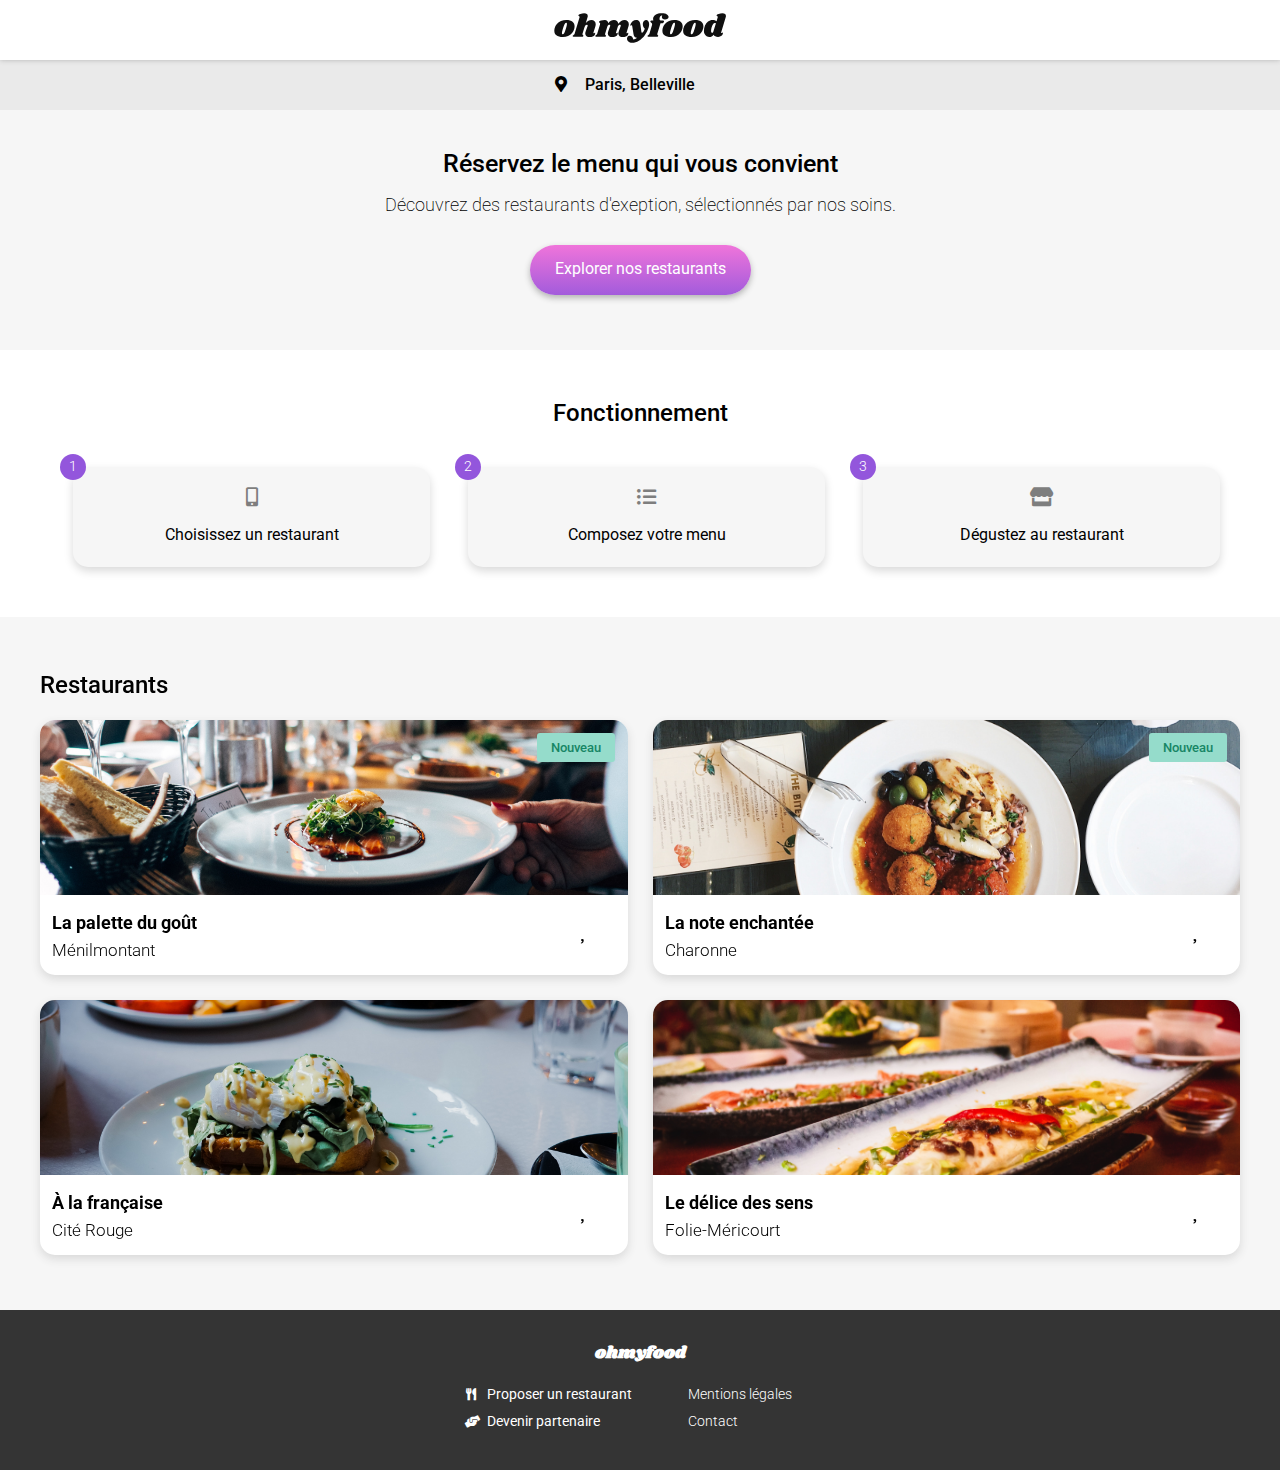
<file: index.html>
<!DOCTYPE html>
<html lang="en">
<head>
    <meta charset="UTF-8">
    <meta name="viewport" content="width=device-width, initial-scale=1.0">
    <title>ohmyfood</title>
    <link rel="icon" href="public/img/favicon.ico">
    <!--import loader font-->
    <link rel="preconnect" href="https://fonts.googleapis.com"> 
    <link rel="preconnect" href="https://fonts.gstatic.com" crossorigin> 
    <link href="https://fonts.googleapis.com/css2?family=Shrikhand&display=swap" rel="stylesheet">
    <!-- import css -->
    <link rel="stylesheet" href="public/css/main.css">
</head>
<body>
    <!-- loader -->
    <div id="loader" class="loader">
        <div class="loader__container">
            <div class="loader__animation">
                    <div class="loader__char">o</div>
                    <div class="loader__char">h</div>
                    <div class="loader__char">m</div>
                    <div class="loader__char">y</div>
                    <div class="loader__char">f</div>
                    <div class="loader__char">o</div>
                    <div class="loader__char">o</div>
                    <div class="loader__char">d</div>
            </div>
        </div>
    </div>
    <!-- header -->
    <header>
        <nav>
            <!-- logo -->
            <div class="logo">
                <a class="logo__link" href="index.html">
                    <img class="logo__img" src="public/img/logo/ohmyfood@2x.svg" alt="ohmyfood">
                </a>
            </div>
        </nav>
    </header>
    <main>
        <!-- location section -->
        <section class="location">
            <div class="location__city">
                <span><i class="fas fa-map-marker-alt"></i>Paris, Belleville</span>
            </div>
            <div class="location__text">
                <h1 class="location__title">Réservez le menu qui vous convient</h1>
                <span class="location__description">Découvrez des restaurants d'exeption, sélectionnés par nos soins.</span>
                <button class="btn-cta location__btn">Explorer nos restaurants</button>
            </div>
        </section>
        <!-- notice section -->
        <section class="notice">
            <h2 class="notice__title">Fonctionnement</h2>
            <ul class="notice__list">
                <li class="notice__item">
                    <span class="notice__no">1</span>
                    <i class="fas fa-mobile-alt notice__icon"></i>
                    <span class="notice__text">Choisissez un restaurant</span>
                </li>
                <li class="notice__item">
                    <span class="notice__no">2</span>
                    <i class="fas fa-list-ul notice__icon"></i>
                    <span class="notice__text">Composez votre menu</span>
                </li>
                <li class="notice__item">
                    <span class="notice__no">3</span>
                    <i class="fas fa-store notice__icon"></i>
                    <span class="notice__text">Dégustez au restaurant</span>
                </li>
            </ul>
        </section>
        <!-- restaurant cards section -->
        <section class="card">
            <div class="card__box">
                <h2 class="card__title">Restaurants</h2>
                <div class="card__list">
                    <!-- restaurant cards -->
                    <article class="card__resto card__new">
                        <a href="public/pages/menu1.html">
                            <img class="card__img" src="public/img/restaurants/jay-wennington-N_Y88TWmGwA-unsplash.jpg" alt="La palette du goût">
                            <div class="card__text">
                                <h3 class="card__name">La palette du goût</h3>
                                <span class="card__location">Ménilmontant</span>
                            </div>
                        </a>
                        <div class="heart">
                            <i class="fal fa-heart heart-icon heart__base"></i>
                            <i class="fas fa-heart heart-icon heart__hover"></i>
                        </div>
                    </article>
                    <article class="card__resto card__new">
                        <a href="public/pages/menu2.html">
                            <img class="card__img" src="public/img/restaurants/stil-u2Lp8tXIcjw-unsplash.jpg" alt="La note enchantée">
                            <div class="card__text">
                                <h3 class="card__name">La note enchantée</h3>
                                <span class="card__location">Charonne</span>
                            </div>
                        </a>                            
                        <div class="heart">
                            <i class="fal fa-heart heart-icon heart__base"></i>
                            <i class="fas fa-heart heart-icon heart__hover"></i>
                        </div>
                    </article>
                    <article class="card__resto">
                        <a href="public/pages/menu3.html">
                            <img class="card__img" src="public/img/restaurants/toa-heftiba-DQKerTsQwi0-unsplash.jpg" alt="À la française">
                            <div class="card__text">
                                <h3 class="card__name">À la française</h3>
                                <span class="card__location">Cité Rouge</span>
                            </div>
                        </a>
                        <div class="heart">
                            <i class="fal fa-heart heart-icon heart__base"></i>
                            <i class="fas fa-heart heart-icon heart__hover"></i>
                        </div>
                    </article>
                    <article class="card__resto">
                        <a href="public/pages/menu4.html">
                            <img class="card__img" src="public/img/restaurants/louis-hansel-shotsoflouis-qNBGVyOCY8Q-unsplash.jpg" alt="Le délice des sens">
                            <div class="card__text">
                                <h3 class="card__name">Le délice des sens</h3>
                                <span class="card__location">Folie-Méricourt</span>
                                
                            </div>
                        </a>
                        <div class="heart">
                            <i class="fal fa-heart heart-icon heart__base"></i>
                            <i class="fas fa-heart heart-icon heart__hover"></i>
                        </div>
                    </article>
                </div>
            </div>
        </section>
    </main>
    <!-- footer -->
    <footer class="footer">
        <h2 class="footer__title">ohmyfood</h2>
        <ul class="footer__list">
            <li class="footer__list-item footer__list-item-main"><a class="footer__link" href="#"><i class="fas fa-utensils footer__icon"></i>Proposer un restaurant</a></li>
            <li class="footer__list-item footer__list-item-main"><a class="footer__link" href="#"><i class="fas fa-hands-helping footer__icon"></i>Devenir partenaire</a></li>
            <li class="footer__list-item"><a class="footer__link" href="#">Mentions légales</a></li>
            <li class="footer__list-item"><a class="footer__link" href="mailto:contact@ohmyfood.com">Contact</a></li>
        </ul>
    </footer>
</body>
</html>
</file>
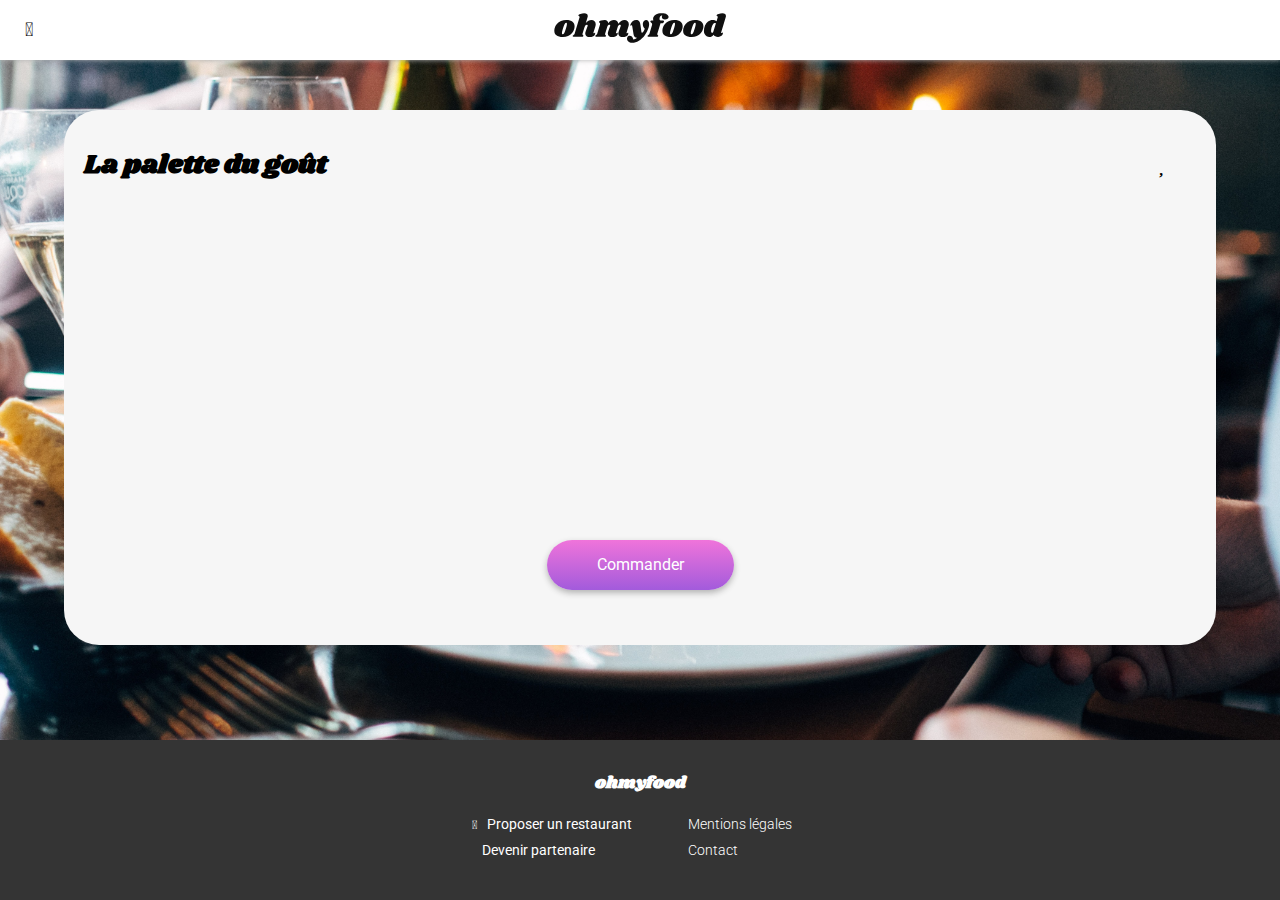
<file: menu1.html>
<!DOCTYPE html>
<html lang="fr">
<head>
    <meta charset="UTF-8">
    <meta name="viewport" content="width=device-width, initial-scale=1.0">
    <title>ohmyfood</title>
    <link rel="stylesheet" href="public/css/main.css">
</head>
<body>
    <header>
            <div class="return">
                <a  href="index.html"><i class="fa-solid fa-arrow-left"></i></a>
            </div>
            <div class="logo">
                <a class="logo__link" href="index.html">
                    <img class="logo__img" src="public/img/logo/ohmyfood@2x.svg" alt="ohmyfood">
                </a>
            </div>
    </header>
    <main>
        <div class="image">
            <img class="menu-img" src="public/img/restaurants/jay-wennington-N_Y88TWmGwA-unsplash.jpg" alt="La palette du goût"> 
        </div>
        <section class="menu">
            <div class="menu__title-bloc">
                <h1 class="menu__title">La palette du goût</h1>
                <div class="heart" href="#">
                    <i class="fa-light fa-heart heart-icon heart__base"></i>
                    <i class="fa-solid fa-heart heart-icon heart__hover"></i>
                </div>
            </div>
            <article class="menu__cards menu-card">
                <h2 class="menu-card__title">Entrées</h2>
                <ul>
                    <li class="menu-card__item">
                        <div class="menu-card__text">
                            <h3 class="menu-card__name">Fricassée d'escargot</h3>
                            <span class="menu-card__description">Au piment d'espelette</span>
                        </div>
                        <div class="menu-card__price"><span>25€</span></div>
                        <div class="menu-card__check">
                            <i class="fa-solid fa-circle-check"></i>
                        </div>
                    </li>
                    <li class="menu-card__item">
                        <div class="menu-card__text">
                            <h3 class="menu-card__name">Foie gras de canard mi-cuit</h3>
                            <span class="menu-card__description">Et ses copeaux de truffe noire</span>
                        </div>
                        <div class="menu-card__price"><span>35€</span></div>
                        <div class="menu-card__check">
                            <i class="fa-solid fa-circle-check"></i>
                        </div>
                    </li>
                    <li class="menu-card__item">
                        <div class="menu-card__text">
                            <h3 class="menu-card__name">Oeuf au plat</h3>
                            <span class="menu-card__description">Assaisonné à la truffe sur lit de caviar</span>
                        </div>
                        <div class="menu-card__price"><span>20€</span></div>
                        <div class="menu-card__check">
                            <i class="fa-solid fa-circle-check"></i>
                        </div>
                    </li>
                </ul>
            </article>
            <article class="menu__cards menu-card">
                <h2 class="menu-card__title">Plats</h2>
                <ul>
                    <li class="menu-card__item">
                        <div class="menu-card__text">
                            <h3 class="menu-card__name">Filet de boeuf aux herbes</h3>
                            <span class="menu-card__description">Accompagné de sa ribambelle de légumes</span>
                        </div>
                        <div class="menu-card__price"><span>40€</span></div>
                        <div class="menu-card__check">
                            <i class="fa-solid fa-circle-check"></i>
                        </div>
                    </li>
                    <li class="menu-card__item">
                        <div class="menu-card__text">
                            <h3 class="menu-card__name">Parmentier de queue de boeuf</h3>
                            <span class="menu-card__description">À la truffe noire sur sa purée de panais</span>
                        </div>
                        <div class="menu-card__price"><span>35€</span></div>
                        <div class="menu-card__check">
                            <i class="fa-solid fa-circle-check"></i>
                        </div>
                    </li>
                    <li class="menu-card__item">
                        <div class="menu-card__text">
                            <h3 class="menu-card__name">Filet de turbot</h3>
                            <span class="menu-card__description">Aux agrumes</span>
                        </div>
                        <div class="menu-card__price"><span>44€</span></div>
                        <div class="menu-card__check">
                            <i class="fa-solid fa-circle-check"></i>
                        </div>
                    </li>
                </ul>
            </article>
            <article class="menu__cards menu-card">
                <h2 class="menu-card__title">Desserts</h2>
                <ul>
                    <li class="menu-card__item">
                        <div class="menu-card__text">
                            <h3 class="menu-card__name">Paris-Brest</h3>
                            <span class="menu-card__description">Revisité</span>
                        </div>
                        <div class="menu-card__price"><span>18€</span></div>
                        <div class="menu-card__check">
                            <i class="fa-solid fa-circle-check"></i>
                        </div>
                    </li>
                    <li class="menu-card__item">
                        <div class="menu-card__text">
                            <h3 class="menu-card__name">Macaron au chocolat d'exception</h3>
                            <span class="menu-card__description">Et glace à la vanille de Madagascar</span>
                        </div>
                        <div class="menu-card__price"><span>22€</span></div>
                        <div class="menu-card__check">
                            <i class="fa-solid fa-circle-check"></i>
                        </div>
                    </li>
                    <li class="menu-card__item">
                        <div class="menu-card__text">
                            <h3 class="menu-card__name">Mousse au chocolat</h3>
                            <span class="menu-card__description">Au piment d'Espelette et à la truffe noire</span>
                        </div>
                        <div class="menu-card__price"><span>23€</span></div>
                        <div class="menu-card__check">
                            <i class="fa-solid fa-circle-check"></i>
                        </div>
                    </li>
                </ul>
            </article>
            <button class="btn-cta menu__btn">Commander</button>
        </section>
    </main>
    <footer class="footer">
        <h2 class="footer__title">ohmyfood</h2>
        <ul class="footer__list">
            <li class="footer__list-item footer__list-item-main"><a class="footer__link" href="#"><i class="fa-solid fa-utensils footer__icon"></i>Proposer un restaurant</a></li>
            <li class="footer__list-item footer__list-item-main"><a class="footer__link" href="#"><i class="fa-solid fa-handshake-angle footer__icon"></i>Devenir partenaire</a></li>
            <li class="footer__list-item"><a class="footer__link" href="#">Mentions légales</a></li>
            <li class="footer__list-item"><a class="footer__link" href="mailto:contact@ohmyfood.com">Contact</a></li>
        </ul>
    </footer>
</body>
</html>
</file>
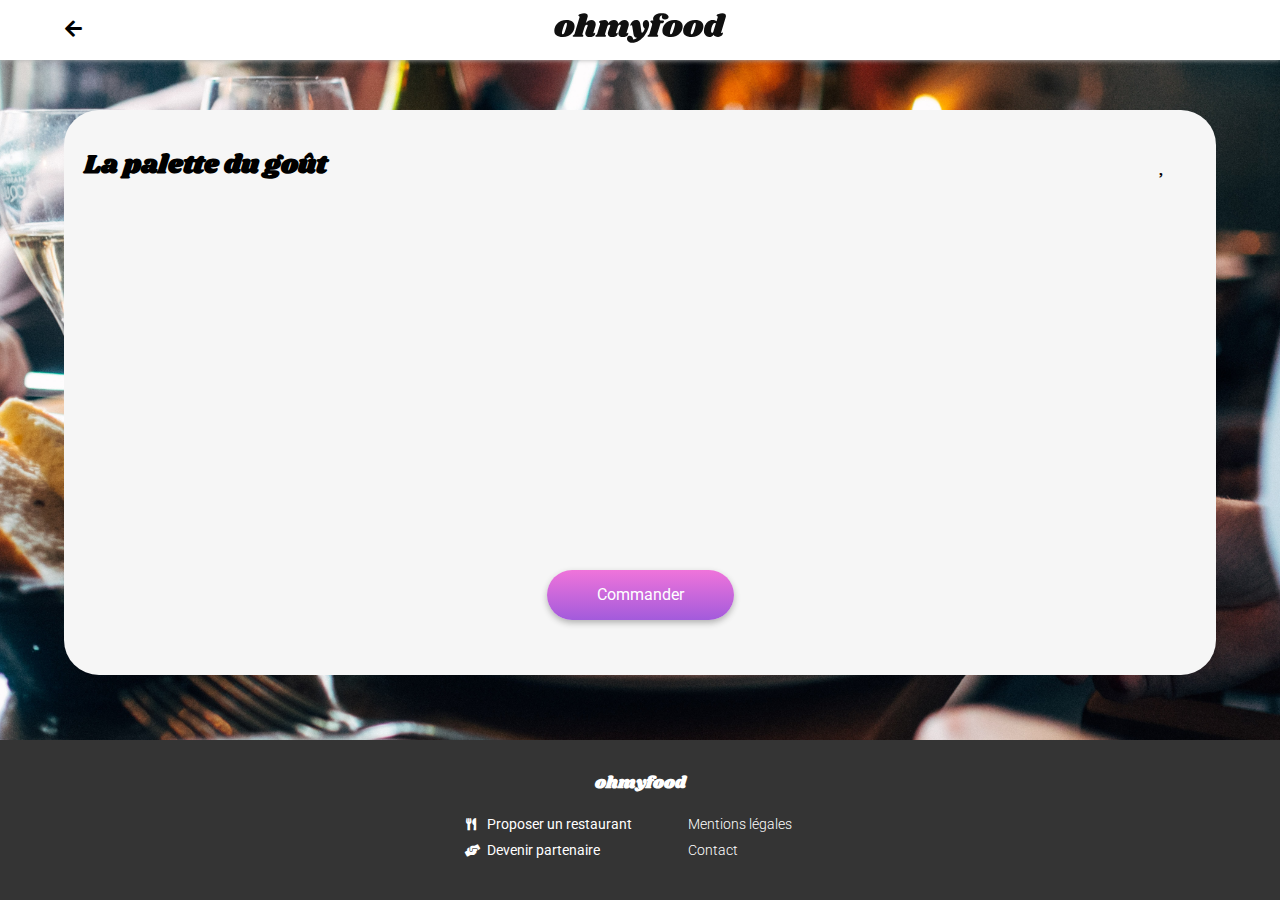
<file: public/pages/menu1.html>
<!DOCTYPE html>
<html lang="fr">
<head>
    <meta charset="UTF-8">
    <meta name="viewport" content="width=device-width, initial-scale=1.0">
    <title>ohmyfood - La palette du goût</title>
    <link rel="icon" href="../../public/img/favicon.ico">
    <link rel="stylesheet" href="../../public/css/main.css">
</head>
<body>
    <!-- header -->
    <header>
            <nav>
                <!-- return button -->
                <div class="return">
                    <a  href="../../index.html"><i class="fas fa-arrow-left"></i></a>
                </div>
                <!-- logo -->
                <div class="logo">
                    <a class="logo__link" href="../../index.html">
                        <img class="logo__img" src="../../public/img/logo/ohmyfood@2x.svg" alt="ohmyfood">
                    </a>
                </div>
            </nav>
    </header>
    <main>
        <!-- banner image -->
        <div class="image">
            <img class="menu-img" src="../../public/img/restaurants/jay-wennington-N_Y88TWmGwA-unsplash.jpg" alt="La palette du goût"> 
        </div>
        <!-- menu section -->
        <section class="menu">
            <!-- restaurant name -->
            <div class="menu__title-bloc">
                <h1 class="menu__title">La palette du goût</h1>
                <div class="heart">
                    <i class="fal fa-heart heart-icon heart__base"></i>
                    <i class="fas fa-heart heart-icon heart__hover"></i>
                </div>
            </div>
            <!-- menu lists -->
            <article class="menu__cards menu-card">
                <h2 class="menu-card__title">Entrées</h2>
                <ul class="menu-card__list">
                    <li class="menu-card__item">
                        <div class="menu-card__text">
                            <h3 class="menu-card__name">Fricassée d'escargot</h3>
                            <span class="menu-card__description">Au piment d'espelette</span>
                        </div>
                        <div class="menu-card__price"><span>25€</span></div>
                        <div class="menu-card__check">
                            <i class="fas fa-check-circle"></i>
                        </div>
                    </li>
                    <li class="menu-card__item">
                        <div class="menu-card__text">
                            <h3 class="menu-card__name">Foie gras de canard mi-cuit</h3>
                            <span class="menu-card__description">Et ses copeaux de truffe noire</span>
                        </div>
                        <div class="menu-card__price"><span>35€</span></div>
                        <div class="menu-card__check">
                            <i class="fas fa-check-circle"></i>
                        </div>
                    </li>
                    <li class="menu-card__item">
                        <div class="menu-card__text">
                            <h3 class="menu-card__name">Oeuf au plat</h3>
                            <span class="menu-card__description">Assaisonné à la truffe sur lit de caviar</span>
                        </div>
                        <div class="menu-card__price"><span>20€</span></div>
                        <div class="menu-card__check">
                            <i class="fas fa-check-circle"></i>
                        </div>
                    </li>
                </ul>
            </article>
            <article class="menu__cards menu-card">
                <h2 class="menu-card__title">Plats</h2>
                <ul class="menu-card__list">
                    <li class="menu-card__item">
                        <div class="menu-card__text">
                            <h3 class="menu-card__name">Filet de boeuf aux herbes</h3>
                            <span class="menu-card__description">Accompagné de sa ribambelle de légumes</span>
                        </div>
                        <div class="menu-card__price"><span>40€</span></div>
                        <div class="menu-card__check">
                            <i class="fas fa-check-circle"></i>
                        </div>
                    </li>
                    <li class="menu-card__item">
                        <div class="menu-card__text">
                            <h3 class="menu-card__name">Parmentier de queue de boeuf</h3>
                            <span class="menu-card__description">À la truffe noire sur sa purée de panais</span>
                        </div>
                        <div class="menu-card__price"><span>35€</span></div>
                        <div class="menu-card__check">
                            <i class="fas fa-check-circle"></i>
                        </div>
                    </li>
                    <li class="menu-card__item">
                        <div class="menu-card__text">
                            <h3 class="menu-card__name">Filet de turbot</h3>
                            <span class="menu-card__description">Aux agrumes</span>
                        </div>
                        <div class="menu-card__price"><span>44€</span></div>
                        <div class="menu-card__check">
                            <i class="fas fa-check-circle"></i>
                        </div>
                    </li>
                </ul>
            </article>
            <article class="menu__cards menu-card">
                <h2 class="menu-card__title">Desserts</h2>
                <ul class="menu-card__list">
                    <li class="menu-card__item">
                        <div class="menu-card__text">
                            <h3 class="menu-card__name">Paris-Brest</h3>
                            <span class="menu-card__description">Revisité</span>
                        </div>
                        <div class="menu-card__price"><span>18€</span></div>
                        <div class="menu-card__check">
                            <i class="fas fa-check-circle"></i>
                        </div>
                    </li>
                    <li class="menu-card__item">
                        <div class="menu-card__text">
                            <h3 class="menu-card__name">Macaron au chocolat d'exception</h3>
                            <span class="menu-card__description">Et glace à la vanille de Madagascar</span>
                        </div>
                        <div class="menu-card__price"><span>22€</span></div>
                        <div class="menu-card__check">
                            <i class="fas fa-check-circle"></i>
                        </div>
                    </li>
                    <li class="menu-card__item">
                        <div class="menu-card__text">
                            <h3 class="menu-card__name">Mousse au chocolat</h3>
                            <span class="menu-card__description">Au piment d'Espelette et à la truffe noire</span>
                        </div>
                        <div class="menu-card__price"><span>23€</span></div>
                        <div class="menu-card__check">
                            <i class="fas fa-check-circle"></i>
                        </div>
                    </li>
                </ul>
            </article>
            <!-- order button -->
            <button class="btn-cta menu__btn">Commander</button>
        </section>
    </main>
    <!-- footer -->
    <footer class="footer">
        <h2 class="footer__title">ohmyfood</h2>
        <ul class="footer__list">
            <li class="footer__list-item footer__list-item-main"><a class="footer__link" href="#"><i class="fas fa-utensils footer__icon"></i>Proposer un restaurant</a></li>
            <li class="footer__list-item footer__list-item-main"><a class="footer__link" href="#"><i class="fas fa-hands-helping footer__icon"></i>Devenir partenaire</a></li>
            <li class="footer__list-item"><a class="footer__link" href="#">Mentions légales</a></li>
            <li class="footer__list-item"><a class="footer__link" href="mailto:contact@ohmyfood.com">Contact</a></li>
        </ul>
    </footer>
</body>
</html>
</file>
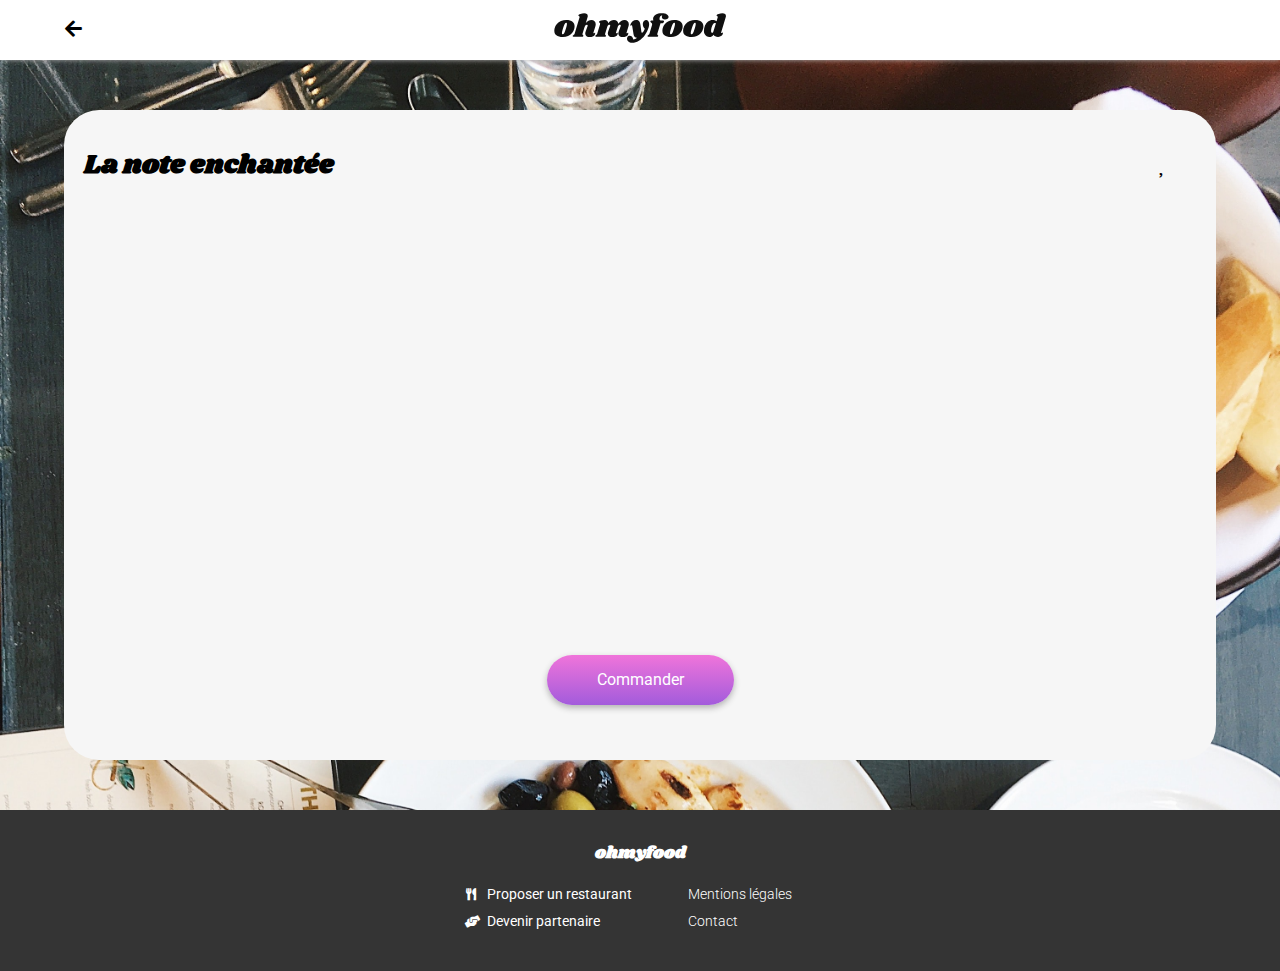
<file: public/pages/menu2.html>
<!DOCTYPE html>
<html lang="fr">
<head>
    <meta charset="UTF-8">
    <meta name="viewport" content="width=device-width, initial-scale=1.0">
    <title>ohmyfood - La note enchantée</title>
    <link rel="icon" href="../../public/img/favicon.ico">
    <link rel="stylesheet" href="../../public/css/main.css">
</head>
<body>
    <!-- header -->
    <header>
            <nav>
                <!-- return button -->
                <div class="return">
                    <a  href="../../index.html"><i class="fas fa-arrow-left"></i></a>
                </div>
                <!-- logo -->
                <div class="logo">
                    <a class="logo__link" href="../../index.html">
                        <img class="logo__img" src="../../public/img/logo/ohmyfood@2x.svg" alt="ohmyfood">
                    </a>
                </div>
            </nav>
    </header>
    <main>
        <!-- banner image -->
        <div class="image">
            <img class="menu-img" src="../../public/img/restaurants/stil-u2Lp8tXIcjw-unsplash.jpg" alt="La note enchantée"> 
        </div>
        <!-- menu section -->
        <section class="menu">
            <!-- restaurant name -->
            <div class="menu__title-bloc">
                <h1 class="menu__title">La note enchantée</h1>
                <div class="heart">
                    <i class="fal fa-heart heart-icon heart__base"></i>
                    <i class="fas fa-heart heart-icon heart__hover"></i>
                </div>
            </div>
            <!-- menu lists -->
            <article class="menu__cards menu-card">
                <h2 class="menu-card__title">Entrées</h2>
                <ul class="menu-card__list">
                    <li class="menu-card__item">
                        <div class="menu-card__text">
                            <h3 class="menu-card__name">Ravioles de foie gras</h3>
                            <span class="menu-card__description">Accompagnés de leur crème à la truffe</span>
                        </div>
                        <div class="menu-card__price"><span>25€</span></div>
                        <div class="menu-card__check">
                            <i class="fas fa-check-circle"></i>
                        </div>
                    </li>
                    <li class="menu-card__item">
                        <div class="menu-card__text">
                            <h3 class="menu-card__name">Caviar osciètre</h3>
                            <span class="menu-card__description">Sur blini à la farine de blé noir</span>
                        </div>
                        <div class="menu-card__price"><span>35€</span></div>
                        <div class="menu-card__check">
                            <i class="fas fa-check-circle"></i>
                        </div>
                    </li>
                    <li class="menu-card__item">
                        <div class="menu-card__text">
                            <h3 class="menu-card__name">Homard et espuma de potiron</h3>
                            <span class="menu-card__description">Mariné aux zestes d'orange</span>
                        </div>
                        <div class="menu-card__price"><span>20€</span></div>
                        <div class="menu-card__check">
                            <i class="fas fa-check-circle"></i>
                        </div>
                    </li>
                    <li class="menu-card__item">
                        <div class="menu-card__text">
                            <h3 class="menu-card__name">Foie gras de canard cuit entier</h3>
                            <span class="menu-card__description">Confiture de figue et pain toasté</span>
                        </div>
                        <div class="menu-card__price"><span>35€</span></div>
                        <div class="menu-card__check">
                            <i class="fas fa-check-circle"></i>
                        </div>
                    </li>
                </ul>
            </article>
            <article class="menu__cards menu-card">
                <h2 class="menu-card__title">Plats</h2>
                <ul class="menu-card__list">
                    <li class="menu-card__item">
                        <div class="menu-card__text">
                            <h3 class="menu-card__name">Noix de coquilles Saint-Jacques</h3>
                            <span class="menu-card__description">Sur lit de purée de céleri-rave</span>
                        </div>
                        <div class="menu-card__price"><span>40€</span></div>
                        <div class="menu-card__check">
                            <i class="fas fa-check-circle"></i>
                        </div>
                    </li>
                    <li class="menu-card__item">
                        <div class="menu-card__text">
                            <h3 class="menu-card__name">Langoustine poêlée</h3>
                            <span class="menu-card__description">Purée de patate douce</span>
                        </div>
                        <div class="menu-card__price"><span>35€</span></div>
                        <div class="menu-card__check">
                            <i class="fas fa-check-circle"></i>
                        </div>
                    </li>
                    <li class="menu-card__item">
                        <div class="menu-card__text">
                            <h3 class="menu-card__name">Mijoté de queue de boeuf</h3>
                            <span class="menu-card__description">Et riz sauvage aux zestes de citron</span>
                        </div>
                        <div class="menu-card__price"><span>44€</span></div>
                        <div class="menu-card__check">
                            <i class="fas fa-check-circle"></i>
                        </div>
                    </li>
                </ul>
            </article>
            <article class="menu__cards menu-card">
                <h2 class="menu-card__title">Desserts</h2>
                <ul class="menu-card__list">
                    <li class="menu-card__item">
                        <div class="menu-card__text">
                            <h3 class="menu-card__name">Macaron noisette et chocolat</h3>
                            <span class="menu-card__description">Glace au caramel brun et sel de Guérande</span>
                        </div>
                        <div class="menu-card__price"><span>18€</span></div>
                        <div class="menu-card__check">
                            <i class="fas fa-check-circle"></i>
                        </div>
                    </li>
                    <li class="menu-card__item">
                        <div class="menu-card__text">
                            <h3 class="menu-card__name">Baba au rhum revisité</h3>
                            <span class="menu-card__description">Avec son coulis de citron</span>
                        </div>
                        <div class="menu-card__price"><span>22€</span></div>
                        <div class="menu-card__check">
                            <i class="fas fa-check-circle"></i>
                        </div>
                    </li>
                    <li class="menu-card__item">
                        <div class="menu-card__text">
                            <h3 class="menu-card__name">Tarte au citron meringuée</h3>
                            <span class="menu-card__description">Déstructurée</span>
                        </div>
                        <div class="menu-card__price"><span>23€</span></div>
                        <div class="menu-card__check">
                            <i class="fas fa-check-circle"></i>
                        </div>
                    </li>
                </ul>
            </article>
            <!-- order button -->
            <button class="btn-cta menu__btn">Commander</button>
        </section>
    </main>
    <!-- footer -->
    <footer class="footer">
        <h2 class="footer__title">ohmyfood</h2>
        <ul class="footer__list">
            <li class="footer__list-item footer__list-item-main"><a class="footer__link" href="#"><i class="fas fa-utensils footer__icon"></i>Proposer un restaurant</a></li>
            <li class="footer__list-item footer__list-item-main"><a class="footer__link" href="#"><i class="fas fa-hands-helping footer__icon"></i>Devenir partenaire</a></li>
            <li class="footer__list-item"><a class="footer__link" href="#">Mentions légales</a></li>
            <li class="footer__list-item"><a class="footer__link" href="mailto:contact@ohmyfood.com">Contact</a></li>
        </ul>
    </footer>
</body>
</html>
</file>
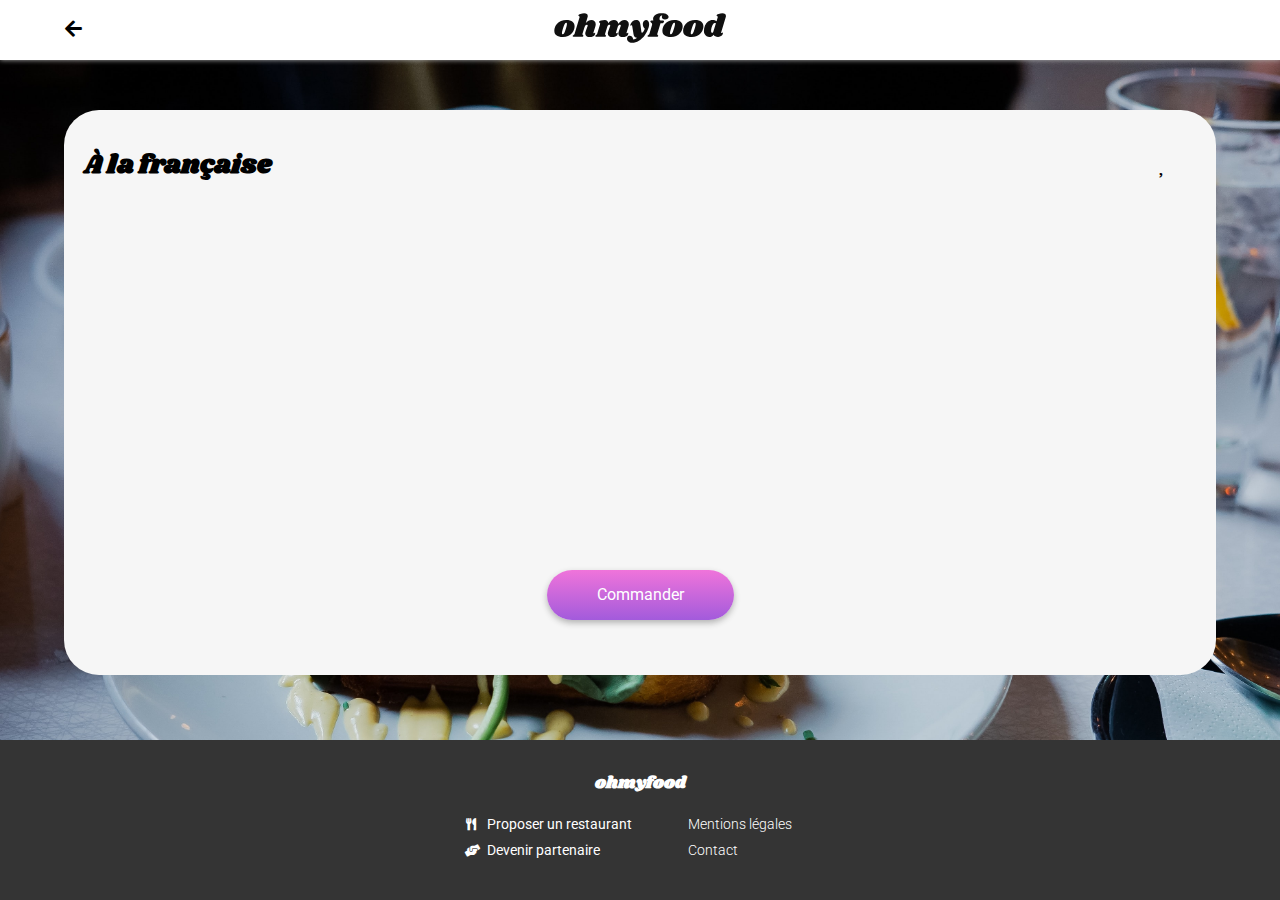
<file: public/pages/menu3.html>
<!DOCTYPE html>
<html lang="fr">
<head>
    <meta charset="UTF-8">
    <meta name="viewport" content="width=device-width, initial-scale=1.0">
    <title>ohmyfood - À la française</title>
    <link rel="icon" href="../../public/img/favicon.ico">
    <link rel="stylesheet" href="../../public/css/main.css">
</head>
<body>
    <!-- header -->
    <header>
            <nav>
                <!-- return button -->
                <div class="return">
                    <a  href="../../index.html"><i class="fas fa-arrow-left"></i></a>
                </div>
                <!-- logo -->
                <div class="logo">
                    <a class="logo__link" href="../../index.html">
                        <img class="logo__img" src="../../public/img/logo/ohmyfood@2x.svg" alt="ohmyfood">
                    </a>
                </div>
            </nav>
    </header>
    <main>
        <!-- banner image -->
        <div class="image">
            <img class="menu-img" src="../../public/img/restaurants/toa-heftiba-DQKerTsQwi0-unsplash.jpg" alt="À la française"> 
        </div>
        <!-- menu section -->
        <section class="menu">
            <!-- restaurant name -->
            <div class="menu__title-bloc">
                <h1 class="menu__title">À la française</h1>
                <div class="heart">
                    <i class="fal fa-heart heart-icon heart__base"></i>
                    <i class="fas fa-heart heart-icon heart__hover"></i>
                </div>
            </div>
            <!-- menu lists -->
            <article class="menu__cards menu-card">
                <h2 class="menu-card__title">Entrées</h2>
                <ul class="menu-card__list">
                    <li class="menu-card__item">
                        <div class="menu-card__text">
                            <h3 class="menu-card__name">Tartare de poulpe acidulé</h3>
                            <span class="menu-card__description">Aux zestes d'orange</span>
                        </div>
                        <div class="menu-card__price"><span>25€</span></div>
                        <div class="menu-card__check">
                            <i class="fas fa-check-circle"></i>
                        </div>
                    </li>
                    <li class="menu-card__item">
                        <div class="menu-card__text">
                            <h3 class="menu-card__name">Velouté de légumes d'antan</h3>
                            <span class="menu-card__description">Carotte, panais, topinambour</span>
                        </div>
                        <div class="menu-card__price"><span>35€</span></div>
                        <div class="menu-card__check">
                            <i class="fas fa-check-circle"></i>
                        </div>
                    </li>
                    <li class="menu-card__item">
                        <div class="menu-card__text">
                            <h3 class="menu-card__name">Oeuf au plat</h3>
                            <span class="menu-card__description">Revisitée</span>
                        </div>
                        <div class="menu-card__price"><span>20€</span></div>
                        <div class="menu-card__check">
                            <i class="fas fa-check-circle"></i>
                        </div>
                    </li>
                </ul>
            </article>
            <article class="menu__cards menu-card">
                <h2 class="menu-card__title">Plats</h2>
                <ul class="menu-card__list">
                    <li class="menu-card__item">
                        <div class="menu-card__text">
                            <h3 class="menu-card__name">Coquilles Saint-Jacques</h3>
                            <span class="menu-card__description">Accompagnées d'une purée de panais</span>
                        </div>
                        <div class="menu-card__price"><span>40€</span></div>
                        <div class="menu-card__check">
                            <i class="fas fa-check-circle"></i>
                        </div>
                    </li>
                    <li class="menu-card__item">
                        <div class="menu-card__text">
                            <h3 class="menu-card__name">PMagret de canard</h3>
                            <span class="menu-card__description">Et parmentier de pommes de terre</span>
                        </div>
                        <div class="menu-card__price"><span>35€</span></div>
                        <div class="menu-card__check">
                            <i class="fas fa-check-circle"></i>
                        </div>
                    </li>
                    <li class="menu-card__item">
                        <div class="menu-card__text">
                            <h3 class="menu-card__name">Pigeonneau d’Ille-et-Vilaine</h3>
                            <span class="menu-card__description">Sur son lit de gnocchis aux légumes</span>
                        </div>
                        <div class="menu-card__price"><span>44€</span></div>
                        <div class="menu-card__check">
                            <i class="fas fa-check-circle"></i>
                        </div>
                    </li>
                </ul>
            </article>
            <article class="menu__cards menu-card">
                <h2 class="menu-card__title">Desserts</h2>
                <ul class="menu-card__list">
                    <li class="menu-card__item">
                        <div class="menu-card__text">
                            <h3 class="menu-card__name">Pétales de violettes glacés</h3>
                            <span class="menu-card__description">Et purée de noisettes</span>
                        </div>
                        <div class="menu-card__price"><span>18€</span></div>
                        <div class="menu-card__check">
                            <i class="fas fa-check-circle"></i>
                        </div>
                    </li>
                    <li class="menu-card__item">
                        <div class="menu-card__text">
                            <h3 class="menu-card__name">Fondant au chocolat</h3>
                            <span class="menu-card__description">Revisité</span>
                        </div>
                        <div class="menu-card__price"><span>22€</span></div>
                        <div class="menu-card__check">
                            <i class="fas fa-check-circle"></i>
                        </div>
                    </li>
                    <li class="menu-card__item">
                        <div class="menu-card__text">
                            <h3 class="menu-card__name">Millefeuille croustillant</h3>
                            <span class="menu-card__description">Myrtilles et pâte d’amande</span>
                        </div>
                        <div class="menu-card__price"><span>23€</span></div>
                        <div class="menu-card__check">
                            <i class="fas fa-check-circle"></i>
                        </div>
                    </li>
                </ul>
            </article>
            <!-- order button -->
            <button class="btn-cta menu__btn">Commander</button>
        </section>
    </main>
    <!-- footer -->
    <footer class="footer">
        <h2 class="footer__title">ohmyfood</h2>
        <ul class="footer__list">
            <li class="footer__list-item footer__list-item-main"><a class="footer__link" href="#"><i class="fas fa-utensils footer__icon"></i>Proposer un restaurant</a></li>
            <li class="footer__list-item footer__list-item-main"><a class="footer__link" href="#"><i class="fas fa-hands-helping footer__icon"></i>Devenir partenaire</a></li>
            <li class="footer__list-item"><a class="footer__link" href="#">Mentions légales</a></li>
            <li class="footer__list-item"><a class="footer__link" href="mailto:contact@ohmyfood.com">Contact</a></li>
        </ul>
    </footer>
</body>
</html>
</file>
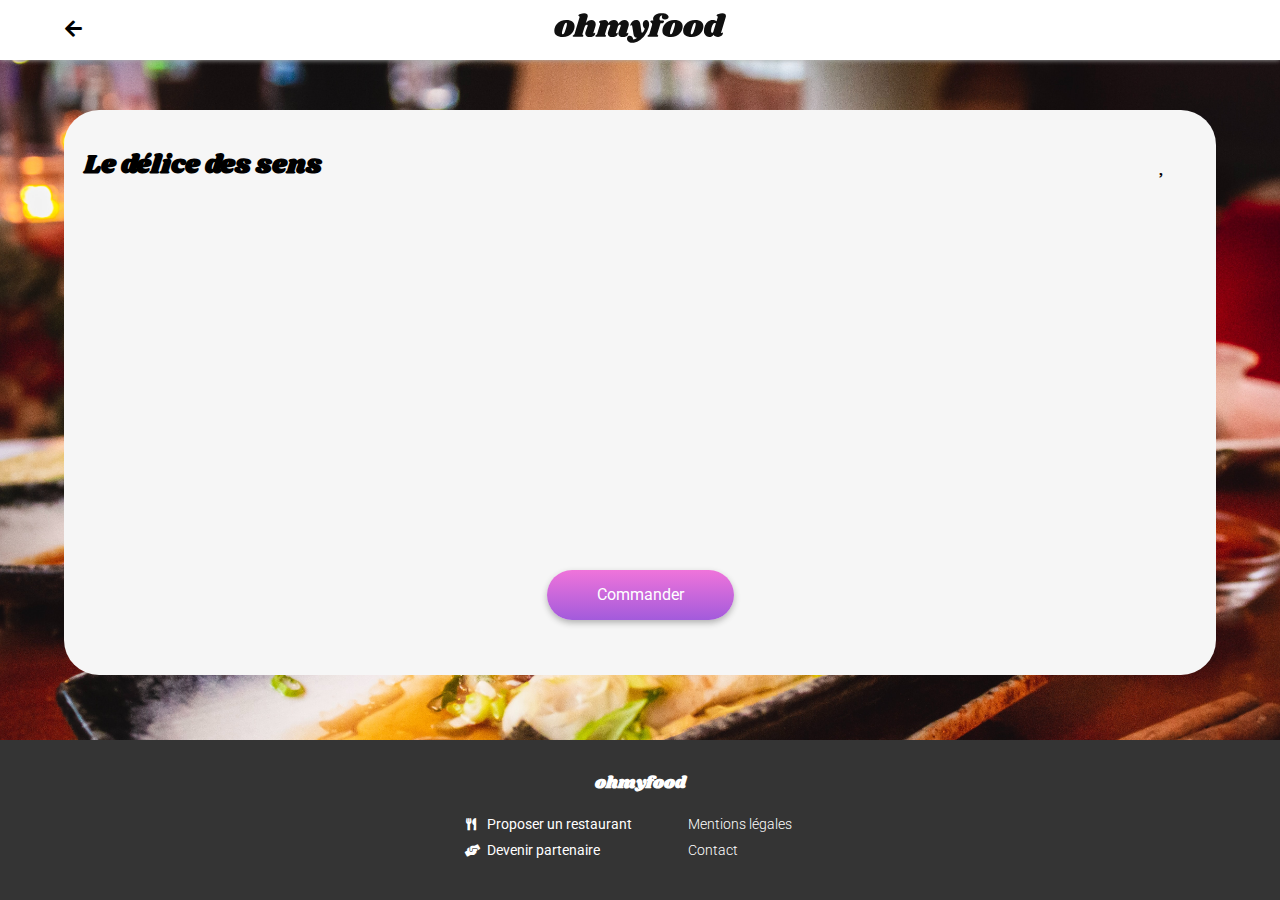
<file: public/pages/menu4.html>
<!DOCTYPE html>
<html lang="fr">
<head>
    <meta charset="UTF-8">
    <meta name="viewport" content="width=device-width, initial-scale=1.0">
    <title>ohmyfood - Le délice des sens</title>
    <link rel="icon" href="../../public/img/favicon.ico">
    <link rel="stylesheet" href="../../public/css/main.css">
</head>
<body>
    <!-- header -->
    <header>
            <nav>
                <!-- return button -->
                <div class="return">
                    <a  href="../../index.html"><i class="fas fa-arrow-left"></i></a>
                </div>
                <!-- logo -->
                <div class="logo">
                    <a class="logo__link" href="../../index.html">
                        <img class="logo__img" src="../../public/img/logo/ohmyfood@2x.svg" alt="ohmyfood">
                    </a>
                </div>
            </nav>
    </header>
    <main>
        <!-- banner image -->
        <div class="image">
            <img class="menu-img" src="../../public/img/restaurants/louis-hansel-shotsoflouis-qNBGVyOCY8Q-unsplash.jpg" alt="Le délice des sens"> 
        </div>
        <!-- menu section -->
        <section class="menu">
            <!-- restaurant name -->
            <div class="menu__title-bloc">
                <h1 class="menu__title">Le délice des sens</h1>
                <div class="heart heart-bottom">
                    <i class="fal fa-heart heart-icon heart__base"></i>
                    <i class="fas fa-heart heart-icon heart__hover"></i>
                </div>
            </div>
            <!-- menu lists -->
            <article class="menu__cards menu-card">
                <h2 class="menu-card__title">Entrées</h2>
                <ul class="menu-card__list">
                    <li class="menu-card__item">
                        <div class="menu-card__text">
                            <h3 class="menu-card__name">Tartare de thon</h3>
                            <span class="menu-card__description">Assaisonné au yuzu</span>
                        </div>
                        <div class="menu-card__price"><span>25€</span></div>
                        <div class="menu-card__check">
                            <i class="fas fa-check-circle"></i>
                        </div>
                    </li>
                    <li class="menu-card__item">
                        <div class="menu-card__text">
                            <h3 class="menu-card__name">Bouchée de homard croustillant</h3>
                            <span class="menu-card__description">Et sa farandole de petits légumes</span>
                        </div>
                        <div class="menu-card__price"><span>35€</span></div>
                        <div class="menu-card__check">
                            <i class="fas fa-check-circle"></i>
                        </div>
                    </li>
                    <li class="menu-card__item">
                        <div class="menu-card__text">
                            <h3 class="menu-card__name">Velouté de cèpes</h3>
                            <span class="menu-card__description">Aux truffes</span>
                        </div>
                        <div class="menu-card__price"><span>20€</span></div>
                        <div class="menu-card__check">
                            <i class="fas fa-check-circle"></i>
                        </div>
                    </li>
                </ul>
            </article>
            <article class="menu__cards menu-card">
                <h2 class="menu-card__title">Plats</h2>
                <ul class="menu-card__list">
                    <li class="menu-card__item">
                        <div class="menu-card__text">
                            <h3 class="menu-card__name">Poulet rôti aux herbes de Provence</h3>
                            <span class="menu-card__description">Et sa crème de truffe</span>
                        </div>
                        <div class="menu-card__price"><span>40€</span></div>
                        <div class="menu-card__check">
                            <i class="fas fa-check-circle"></i>
                        </div>
                    </li>
                    <li class="menu-card__item">
                        <div class="menu-card__text">
                            <h3 class="menu-card__name">Langouste rôtie</h3>
                            <span class="menu-card__description">Et ses légumes de saison</span>
                        </div>
                        <div class="menu-card__price"><span>35€</span></div>
                        <div class="menu-card__check">
                            <i class="fas fa-check-circle"></i>
                        </div>
                    </li>
                    <li class="menu-card__item">
                        <div class="menu-card__text">
                            <h3 class="menu-card__name">Côte de boeuf Angus</h3>
                            <span class="menu-card__description">Et sa purée de panais</span>
                        </div>
                        <div class="menu-card__price"><span>44€</span></div>
                        <div class="menu-card__check">
                            <i class="fas fa-check-circle"></i>
                        </div>
                    </li>
                </ul>
            </article>
            <article class="menu__cards menu-card">
                <h2 class="menu-card__title">Desserts</h2>
                <ul class="menu-card__list">
                    <li class="menu-card__item">
                        <div class="menu-card__text">
                            <h3 class="menu-card__name">Farandole de desserts</h3>
                            <span class="menu-card__description">Du chef</span>
                        </div>
                        <div class="menu-card__price"><span>18€</span></div>
                        <div class="menu-card__check">
                            <i class="fas fa-check-circle"></i>
                        </div>
                    </li>
                    <li class="menu-card__item">
                        <div class="menu-card__text">
                            <h3 class="menu-card__name">Crème brulée</h3>
                            <span class="menu-card__description">Revisitée</span>
                        </div>
                        <div class="menu-card__price"><span>22€</span></div>
                        <div class="menu-card__check">
                            <i class="fas fa-check-circle"></i>
                        </div>
                    </li>
                    <li class="menu-card__item">
                        <div class="menu-card__text">
                            <h3 class="menu-card__name">Tiramisu</h3>
                            <span class="menu-card__description">À la noisette</span>
                        </div>
                        <div class="menu-card__price"><span>23€</span></div>
                        <div class="menu-card__check">
                            <i class="fas fa-check-circle"></i>
                        </div>
                    </li>
                </ul>
            </article>
            <!-- order button -->
            <button class="btn-cta menu__btn">Commander</button>
        </section>
    </main>
    <!-- footer -->
    <footer class="footer">
        <h2 class="footer__title">ohmyfood</h2>
        <ul class="footer__list">
            <li class="footer__list-item footer__list-item-main"><a class="footer__link" href="#"><i class="fas fa-utensils footer__icon"></i>Proposer un restaurant</a></li>
            <li class="footer__list-item footer__list-item-main"><a class="footer__link" href="#"><i class="fas fa-hands-helping footer__icon"></i>Devenir partenaire</a></li>
            <li class="footer__list-item"><a class="footer__link" href="#">Mentions légales</a></li>
            <li class="footer__list-item"><a class="footer__link" href="mailto:contact@ohmyfood.com">Contact</a></li>
        </ul>
    </footer>
</body>
</html>
</file>
<file: public/css/main.css>
/*! normalize.css v8.0.1 | MIT License | github.com/necolas/normalize.css */
/* Document
   ========================================================================== */
/**
 * 1. Correct the line height in all browsers.
 * 2. Prevent adjustments of font size after orientation changes in iOS.
 */
@import url("https://fonts.googleapis.com/css2?family=Roboto:wght@100;200;300;400;500;600;700;800;900&family=Shrikhand&display=swap");
@import url("https://pro.fontawesome.com/releases/v5.10.0/css/all.css");
html {
  line-height: 1.15;
  /* 1 */
  -webkit-text-size-adjust: 100%;
  /* 2 */
}

/* Sections
   ========================================================================== */
/**
 * Remove the margin in all browsers.
 */
body {
  margin: 0;
}

/**
 * Render the `main` element consistently in IE.
 */
main {
  display: block;
}

/**
 * Correct the font size and margin on `h1` elements within `section` and
 * `article` contexts in Chrome, Firefox, and Safari.
 */
h1 {
  font-size: 2em;
  margin: 0.67em 0;
}

/* Grouping content
   ========================================================================== */
/**
 * 1. Add the correct box sizing in Firefox.
 * 2. Show the overflow in Edge and IE.
 */
hr {
  -webkit-box-sizing: content-box;
          box-sizing: content-box;
  /* 1 */
  height: 0;
  /* 1 */
  overflow: visible;
  /* 2 */
}

/**
 * 1. Correct the inheritance and scaling of font size in all browsers.
 * 2. Correct the odd `em` font sizing in all browsers.
 */
pre {
  font-family: monospace, monospace;
  /* 1 */
  font-size: 1em;
  /* 2 */
}

/* Text-level semantics
   ========================================================================== */
/**
 * Remove the gray background on active links in IE 10.
 */
a {
  background-color: transparent;
}

/**
 * 1. Remove the bottom border in Chrome 57-
 * 2. Add the correct text decoration in Chrome, Edge, IE, Opera, and Safari.
 */
abbr[title] {
  border-bottom: none;
  /* 1 */
  text-decoration: underline;
  /* 2 */
  -webkit-text-decoration: underline dotted;
          text-decoration: underline dotted;
  /* 2 */
}

/**
 * Add the correct font weight in Chrome, Edge, and Safari.
 */
b,
strong {
  font-weight: bolder;
}

/**
 * 1. Correct the inheritance and scaling of font size in all browsers.
 * 2. Correct the odd `em` font sizing in all browsers.
 */
code,
kbd,
samp {
  font-family: monospace, monospace;
  /* 1 */
  font-size: 1em;
  /* 2 */
}

/**
 * Add the correct font size in all browsers.
 */
small {
  font-size: 80%;
}

/**
 * Prevent `sub` and `sup` elements from affecting the line height in
 * all browsers.
 */
sub,
sup {
  font-size: 75%;
  line-height: 0;
  position: relative;
  vertical-align: baseline;
}

sub {
  bottom: -0.25em;
}

sup {
  top: -0.5em;
}

/* Embedded content
   ========================================================================== */
/**
 * Remove the border on images inside links in IE 10.
 */
img {
  border-style: none;
}

/* Forms
   ========================================================================== */
/**
 * 1. Change the font styles in all browsers.
 * 2. Remove the margin in Firefox and Safari.
 */
button,
input,
optgroup,
select,
textarea {
  font-family: inherit;
  /* 1 */
  font-size: 100%;
  /* 1 */
  line-height: 1.15;
  /* 1 */
  margin: 0;
  /* 2 */
}

/**
 * Show the overflow in IE.
 * 1. Show the overflow in Edge.
 */
button,
input {
  /* 1 */
  overflow: visible;
}

/**
 * Remove the inheritance of text transform in Edge, Firefox, and IE.
 * 1. Remove the inheritance of text transform in Firefox.
 */
button,
select {
  /* 1 */
  text-transform: none;
}

/**
 * Correct the inability to style clickable types in iOS and Safari.
 */
button,
[type="button"],
[type="reset"],
[type="submit"] {
  -webkit-appearance: button;
}

/**
 * Remove the inner border and padding in Firefox.
 */
button::-moz-focus-inner,
[type="button"]::-moz-focus-inner,
[type="reset"]::-moz-focus-inner,
[type="submit"]::-moz-focus-inner {
  border-style: none;
  padding: 0;
}

/**
 * Restore the focus styles unset by the previous rule.
 */
button:-moz-focusring,
[type="button"]:-moz-focusring,
[type="reset"]:-moz-focusring,
[type="submit"]:-moz-focusring {
  outline: 1px dotted ButtonText;
}

/**
 * Correct the padding in Firefox.
 */
fieldset {
  padding: 0.35em 0.75em 0.625em;
}

/**
 * 1. Correct the text wrapping in Edge and IE.
 * 2. Correct the color inheritance from `fieldset` elements in IE.
 * 3. Remove the padding so developers are not caught out when they zero out
 *    `fieldset` elements in all browsers.
 */
legend {
  -webkit-box-sizing: border-box;
          box-sizing: border-box;
  /* 1 */
  color: inherit;
  /* 2 */
  display: table;
  /* 1 */
  max-width: 100%;
  /* 1 */
  padding: 0;
  /* 3 */
  white-space: normal;
  /* 1 */
}

/**
 * Add the correct vertical alignment in Chrome, Firefox, and Opera.
 */
progress {
  vertical-align: baseline;
}

/**
 * Remove the default vertical scrollbar in IE 10+.
 */
textarea {
  overflow: auto;
}

/**
 * 1. Add the correct box sizing in IE 10.
 * 2. Remove the padding in IE 10.
 */
[type="checkbox"],
[type="radio"] {
  -webkit-box-sizing: border-box;
          box-sizing: border-box;
  /* 1 */
  padding: 0;
  /* 2 */
}

/**
 * Correct the cursor style of increment and decrement buttons in Chrome.
 */
[type="number"]::-webkit-inner-spin-button,
[type="number"]::-webkit-outer-spin-button {
  height: auto;
}

/**
 * 1. Correct the odd appearance in Chrome and Safari.
 * 2. Correct the outline style in Safari.
 */
[type="search"] {
  -webkit-appearance: textfield;
  /* 1 */
  outline-offset: -2px;
  /* 2 */
}

/**
 * Remove the inner padding in Chrome and Safari on macOS.
 */
[type="search"]::-webkit-search-decoration {
  -webkit-appearance: none;
}

/**
 * 1. Correct the inability to style clickable types in iOS and Safari.
 * 2. Change font properties to `inherit` in Safari.
 */
::-webkit-file-upload-button {
  -webkit-appearance: button;
  /* 1 */
  font: inherit;
  /* 2 */
}

/* Interactive
   ========================================================================== */
/*
 * Add the correct display in Edge, IE 10+, and Firefox.
 */
details {
  display: block;
}

/*
 * Add the correct display in all browsers.
 */
summary {
  display: list-item;
}

/* Misc
   ========================================================================== */
/**
 * Add the correct display in IE 10+.
 */
template {
  display: none;
}

/**
 * Add the correct display in IE 10.
 */
[hidden] {
  display: none;
}

/* variables css */
/* colors */
/* animations css */
/* loader animation keyframes */
@-webkit-keyframes wave {
  0% {
    -webkit-transform: scale(1);
            transform: scale(1);
  }
  15% {
    -webkit-transform: scale(1.3);
            transform: scale(1.3);
  }
  20% {
    -webkit-transform: scale(1);
            transform: scale(1);
  }
}

@keyframes wave {
  0% {
    -webkit-transform: scale(1);
            transform: scale(1);
  }
  15% {
    -webkit-transform: scale(1.3);
            transform: scale(1.3);
  }
  20% {
    -webkit-transform: scale(1);
            transform: scale(1);
  }
}

/* loader animation timeout effect */
@-webkit-keyframes loader-show {
  0% {
    opacity: 100%;
    z-index: 10;
  }
  95% {
    opacity: 100%;
    z-index: 10;
  }
  100% {
    opacity: 0%;
    z-index: -10;
  }
}

@keyframes loader-show {
  0% {
    opacity: 100%;
    z-index: 10;
  }
  95% {
    opacity: 100%;
    z-index: 10;
  }
  100% {
    opacity: 0%;
    z-index: -10;
  }
}

/* menu list animation */
@-webkit-keyframes fadein {
  0% {
    opacity: 0;
  }
  100% {
    opacity: 1;
  }
}

@keyframes fadein {
  0% {
    opacity: 0;
  }
  100% {
    opacity: 1;
  }
}

@-webkit-keyframes translate-up {
  0% {
    -webkit-transform: translatey(20px);
            transform: translatey(20px);
  }
  100% {
    -webkit-transform: translatey(0);
            transform: translatey(0);
  }
}

@keyframes translate-up {
  0% {
    -webkit-transform: translatey(20px);
            transform: translatey(20px);
  }
  100% {
    -webkit-transform: translatey(0);
            transform: translatey(0);
  }
}

/* mixin css */
/* text loader animation */
/* menu list animation  */
/* reset css */
* {
  border: none;
  text-decoration: none;
}

a {
  color: black;
}

ul {
  margin: 0;
  padding: 0;
}

li {
  list-style: none;
}

/*typo css */
/* import font from google fonts */
/* import fontawesone for icons */
/* basic fonts */
body {
  font-family: 'Roboto', sans-serif;
  font-weight: 500;
  color: black;
}

/* base css */
* {
  -webkit-box-sizing: border-box;
          box-sizing: border-box;
}

body {
  position: relative;
  min-height: 100vh;
  display: -webkit-box;
  display: -ms-flexbox;
  display: flex;
  -webkit-box-orient: vertical;
  -webkit-box-direction: normal;
      -ms-flex-flow: column nowrap;
          flex-flow: column nowrap;
  -ms-flex-line-pack: justify;
      align-content: space-between;
}

main {
  position: relative;
  overflow: hidden;
  -webkit-box-flex: 2;
      -ms-flex-positive: 2;
          flex-grow: 2;
}

/* header css */
header {
  display: -webkit-box;
  display: -ms-flexbox;
  display: flex;
  position: relative;
  -webkit-box-align: center;
      -ms-flex-align: center;
          align-items: center;
  -webkit-box-pack: center;
      -ms-flex-pack: center;
          justify-content: center;
  width: 100%;
  height: 60px;
  background-color: white;
  -webkit-box-shadow: 0px 0px 5px #b3b3b3;
          box-shadow: 0px 0px 5px #b3b3b3;
  z-index: 3;
}

nav {
  display: -webkit-box;
  display: -ms-flexbox;
  display: flex;
  position: relative;
  -webkit-box-align: center;
      -ms-flex-align: center;
          align-items: center;
  -webkit-box-pack: center;
      -ms-flex-pack: center;
          justify-content: center;
  width: 100%;
  max-width: 1200px;
  height: 100%;
}

.logo__img {
  height: 30px;
}

/* footer css */
.footer {
  display: -webkit-box;
  display: -ms-flexbox;
  display: flex;
  position: relative;
  -webkit-box-orient: vertical;
  -webkit-box-direction: normal;
      -ms-flex-direction: column;
          flex-direction: column;
  width: 100%;
  padding: 20px;
  background: #343434;
  color: white;
  margin-top: auto;
}

.footer__title {
  font-family: 'Shrikhand', sans-serif;
  font-size: 1.05em;
}

@media (min-width: 769px) {
  .footer__title {
    text-align: center;
  }
}

@media (min-width: 769px) {
  .footer__list {
    margin: 0 auto;
    -webkit-columns: 2;
            columns: 2;
    padding: 10px 0;
  }
}

.footer__list-item {
  font-size: .9em;
  font-weight: 300;
  margin: 10px 0;
}

.footer__list-item i {
  width: 12px;
  height: 12Px;
  font-size: .85em;
  text-align: center;
  margin-right: 10px;
}

@media (min-width: 769px) {
  .footer__list-item {
    margin: 0 0 10px 40px;
  }
}

.footer__list-item-main {
  font-weight: 400;
}

.footer__link {
  color: #fff;
}

/* cards css */
/* restaurants presentation's cards */
.card {
  display: -webkit-box;
  display: -ms-flexbox;
  display: flex;
  -webkit-box-orient: vertical;
  -webkit-box-direction: normal;
      -ms-flex-direction: column;
          flex-direction: column;
  position: relative;
  width: 100%;
  overflow: hidden;
  padding: 55px 20px;
  background: #f6f6f6;
}

.card__new:before {
  position: absolute;
  font-size: .8em;
  top: 13px;
  right: 13px;
  padding: 8px 14px 6px 14px;
  background: #95dccb;
  color: #178665;
  Border-radius: 3px;
  content: "Nouveau";
  z-index: 5;
}

.card__title {
  font-size: 1.5em;
  font-weight: 500;
  margin: 0 0 20px 0;
}

@media (min-width: 993px) {
  .card__title {
    max-width: 1200px;
    margin: 0 auto 20px auto;
  }
}

.card__list {
  display: -ms-grid;
  display: grid;
  -ms-grid-columns: 1fr;
      grid-template-columns: 1fr;
  gap: 18px;
}

@media (min-width: 769px) {
  .card__list {
    -ms-grid-columns: 1fr 1fr;
        grid-template-columns: 1fr 1fr;
    gap: 25px;
  }
}

@media (min-width: 993px) {
  .card__list {
    max-width: 1200px;
    margin: 0 auto;
  }
}

.card__resto {
  display: -webkit-box;
  display: -ms-flexbox;
  display: flex;
  position: relative;
  -webkit-box-orient: vertical;
  -webkit-box-direction: normal;
      -ms-flex-direction: column;
          flex-direction: column;
  background: white;
  border-radius: 15px;
  width: 100%;
  overflow: hidden;
  -webkit-box-shadow: 0 4px 10px #d9d9d9;
          box-shadow: 0 4px 10px #d9d9d9;
}

.card__resto:hover {
  -webkit-box-shadow: 0 4px 15px #bfbfbf;
          box-shadow: 0 4px 15px #bfbfbf;
}

.card__img {
  width: 100%;
  height: 175px;
  -o-object-fit: cover;
  object-fit: cover;
}

.card__text {
  position: relative;
  width: 100%;
  padding: 14px 12px;
}

.card__name {
  font-size: 1.12em;
  -webkit-margin-before: 0;
  margin-block-start: 0;
  -webkit-margin-after: 0.4em;
  margin-block-end: 0.4em;
}

.card__location {
  font-weight: 300;
  font-size: 1.08em;
}

.card .heart {
  font-size: 26px;
  position: absolute;
  right: 30px;
  bottom: calc(50% - 10px);
  bottom: 33px;
}

/* button css */
/* call to action button */
.btn-cta {
  position: relative;
  font-weight: 400;
  height: 50px;
  border-radius: 25px;
  padding: 0 25px;
  color: #fff;
  background: -webkit-gradient(linear, left top, left bottom, color-stop(-20%, #FF79DA), color-stop(120%, #9356DC));
  background: linear-gradient(180deg, #FF79DA -20%, #9356DC 120%);
  -webkit-box-shadow: 0 3px 6px #b3b3b3;
          box-shadow: 0 3px 6px #b3b3b3;
  overflow: hidden;
  cursor: pointer;
}

.btn-cta:hover {
  background: -webkit-gradient(linear, left top, left bottom, color-stop(-20%, #ff88de), color-stop(120%, #9b63df));
  background: linear-gradient(180deg, #ff88de -20%, #9b63df 120%);
  -webkit-box-shadow: 0 3px 10px #a6a6a6;
          box-shadow: 0 3px 10px #a6a6a6;
}

/* heart css */
.heart {
  position: relative;
  display: -webkit-box;
  display: -ms-flexbox;
  display: flex;
  -webkit-box-pack: center;
      -ms-flex-pack: center;
          justify-content: center;
  -webkit-box-align: end;
      -ms-flex-align: end;
          align-items: end;
  height: 26px;
  width: 26px;
  cursor: pointer;
  z-index: 5;
}

.heart-icon {
  text-align: center;
  position: absolute;
  display: -webkit-box;
  display: -ms-flexbox;
  display: flex;
  -webkit-box-pack: center;
      -ms-flex-pack: center;
          justify-content: center;
  -webkit-box-align: center;
      -ms-flex-align: center;
          align-items: center;
  height: 100%;
  width: 100%;
}

.heart__base {
  font-size: 26px;
  line-height: 26px;
}

.heart__hover {
  display: block;
  font-size: 26px;
  line-height: 26px;
  background: -webkit-gradient(linear, left top, left bottom, color-stop(-20%, #9356DC), color-stop(120%, #FF79DA));
  background: linear-gradient(180deg, #9356DC -20%, #FF79DA 120%);
  -webkit-background-clip: text;
  background-clip: text;
  -webkit-text-fill-color: transparent;
  -webkit-transition: all .5s;
  transition: all .5s;
  -webkit-transform: scale(0);
          transform: scale(0);
  -webkit-transform-origin: center;
          transform-origin: center;
  z-index: 2;
}

.heart:hover .heart__hover {
  -webkit-transform: scale(1);
          transform: scale(1);
  font-size: 26px;
  line-height: 100%;
}

/* add class heart-bottom to the heart div to change hover effet from center onset to bottom onset -> example on menu4.html */
.heart-bottom .heart__hover {
  -webkit-transform-origin: bottom;
          transform-origin: bottom;
}

/* loader css */
.loader {
  position: fixed;
  display: -webkit-box;
  display: -ms-flexbox;
  display: flex;
  -webkit-box-align: center;
      -ms-flex-align: center;
          align-items: center;
  -webkit-box-pack: center;
      -ms-flex-pack: center;
          justify-content: center;
  top: 0;
  left: 0;
  width: 100vw;
  height: 100vh;
  background: rgba(255, 223, 246, 0.8);
  opacity: 0%;
  z-index: -10;
  -webkit-animation: loader-show 3s linear;
  animation: loader-show 3s linear;
}

.loader .loader__animation {
  font-family: "Shrikhand", sans-serif;
  font-size: 3em;
  color: #9356DC;
  display: -webkit-box;
  display: -ms-flexbox;
  display: flex;
  -ms-flex-line-pack: center;
      align-content: center;
  -webkit-box-align: center;
      -ms-flex-align: center;
          align-items: center;
  -webkit-box-pack: center;
      -ms-flex-pack: center;
          justify-content: center;
  height: 100%;
  -webkit-transform: scale(1);
          transform: scale(1);
}

.loader .loader__animation div {
  -webkit-animation: 0.9s wave ease-in-out infinite;
  animation: 0.9s wave ease-in-out infinite;
}

.loader .loader__animation div:nth-of-type(1) {
  -webkit-animation-delay: 0s;
  animation-delay: 0s;
}

.loader .loader__animation div:nth-of-type(2) {
  -webkit-animation-delay: 0.1s;
  animation-delay: 0.1s;
}

.loader .loader__animation div:nth-of-type(3) {
  -webkit-animation-delay: 0.2s;
  animation-delay: 0.2s;
}

.loader .loader__animation div:nth-of-type(4) {
  -webkit-animation-delay: 0.3s;
  animation-delay: 0.3s;
}

.loader .loader__animation div:nth-of-type(5) {
  -webkit-animation-delay: 0.4s;
  animation-delay: 0.4s;
}

.loader .loader__animation div:nth-of-type(6) {
  -webkit-animation-delay: 0.5s;
  animation-delay: 0.5s;
}

.loader .loader__animation div:nth-of-type(7) {
  -webkit-animation-delay: 0.6s;
  animation-delay: 0.6s;
}

.loader .loader__animation div:nth-of-type(8) {
  -webkit-animation-delay: 0.7s;
  animation-delay: 0.7s;
}

/* home page css */
/* section "location" */
.location {
  display: -webkit-box;
  display: -ms-flexbox;
  display: flex;
  -webkit-box-orient: vertical;
  -webkit-box-direction: normal;
      -ms-flex-direction: column;
          flex-direction: column;
  -webkit-box-align: center;
      -ms-flex-align: center;
          align-items: center;
  -webkit-box-pack: center;
      -ms-flex-pack: center;
          justify-content: center;
  width: 100%;
  z-index: 1;
}

.location__city {
  display: -webkit-box;
  display: -ms-flexbox;
  display: flex;
  position: relative;
  -webkit-box-align: center;
      -ms-flex-align: center;
          align-items: center;
  -webkit-box-pack: center;
      -ms-flex-pack: center;
          justify-content: center;
  width: 100%;
  height: 50px;
  background: #eaeaea;
}

.location__city span {
  position: relative;
  margin: auto;
}

.location__city i {
  position: absolute;
  left: -30px;
  height: 18px;
}

.location__text {
  display: -webkit-box;
  display: -ms-flexbox;
  display: flex;
  -webkit-box-orient: vertical;
  -webkit-box-direction: normal;
      -ms-flex-direction: column;
          flex-direction: column;
  padding: 40px;
  -webkit-box-align: center;
      -ms-flex-align: center;
          align-items: center;
  -webkit-box-pack: center;
      -ms-flex-pack: center;
          justify-content: center;
  width: 100%;
  background: #f6f6f6;
}

.location__title {
  font-size: 1.55em;
  font-weight: 500;
  text-align: center;
  width: 250px;
  margin: 0;
}

@media (min-width: 769px) {
  .location__title {
    width: 100%;
  }
}

.location__description {
  font-size: 1.15em;
  font-weight: 200;
  text-align: center;
  width: 320px;
  margin: 15px 0;
}

@media (min-width: 769px) {
  .location__description {
    width: 100%;
  }
}

.location__btn {
  display: block;
  margin: auto;
  margin: 15px 0;
}

/* section "notice" */
.notice {
  display: -webkit-box;
  display: -ms-flexbox;
  display: flex;
  -webkit-box-orient: vertical;
  -webkit-box-direction: normal;
      -ms-flex-direction: column;
          flex-direction: column;
  background: white;
  position: relative;
  width: 100%;
  overflow: hidden;
  padding: 50px 20px;
}

@media (min-width: 993px) {
  .notice {
    max-width: 1200px;
    margin: 0 auto;
  }
}

.notice__title {
  font-weight: 500;
  margin: 0 0 20px 0;
}

@media (min-width: 769px) {
  .notice__title {
    -webkit-box-orient: horizontal;
    -webkit-box-direction: normal;
        -ms-flex-direction: row;
            flex-direction: row;
    text-align: center;
    margin-bottom: 40px;
  }
}

.notice__list {
  display: -webkit-box;
  display: -ms-flexbox;
  display: flex;
  -webkit-box-orient: vertical;
  -webkit-box-direction: normal;
      -ms-flex-direction: column;
          flex-direction: column;
  gap: 25px;
}

@media (min-width: 769px) {
  .notice__list {
    -webkit-box-orient: horizontal;
    -webkit-box-direction: normal;
        -ms-flex-direction: row;
            flex-direction: row;
    -webkit-box-pack: justify;
        -ms-flex-pack: justify;
            justify-content: space-between;
  }
}

.notice__item {
  display: -webkit-box;
  display: -ms-flexbox;
  display: flex;
  position: relative;
  -webkit-box-align: center;
      -ms-flex-align: center;
          align-items: center;
  width: auto;
  background: #f6f6f6;
  cursor: pointer;
  border-radius: 15px;
  height: 75px;
  margin-left: 13PX;
  -webkit-box-shadow: 0 4px 10px #d9d9d9;
          box-shadow: 0 4px 10px #d9d9d9;
}

.notice__item:hover {
  background: #f5edff;
  background: #f4eefc;
}

.notice__item:hover i {
  color: #9356DC;
}

@media (min-width: 769px) {
  .notice__item {
    display: block;
    width: 100%;
    text-align: center;
    height: 100px;
  }
}

.notice__no {
  font-weight: 300;
  font-size: .9em;
  position: absolute;
  left: -13px;
  display: inline;
  background: #9356DC;
  width: 26px;
  height: 26px;
  line-height: 26px;
  border-radius: 50%;
  text-align: center;
  color: white;
}

@media (min-width: 769px) {
  .notice__no {
    top: -13px;
  }
}

.notice__icon {
  width: 20px;
  font-size: 1.2em;
  margin: 0 20px 0 30px;
  text-align: center;
  vertical-align: middle;
  color: #7e7e7e;
}

@media (min-width: 769px) {
  .notice__icon {
    display: block;
    width: 100%;
    margin: 20px auto;
  }
}

.notice__text {
  font-weight: 400;
}

@media (min-width: 769px) {
  .notice__text {
    display: block;
    width: 100%;
    text-align: center;
  }
}

/* menu pages css */
/* home return icon */
.return {
  position: absolute;
  left: 25px;
  font-size: 1.2em;
  cursor: pointer;
}

.return:hover {
  -webkit-transform: scale(1.1);
          transform: scale(1.1);
}

/* banner picture */
.image {
  width: 100%;
  height: 220px;
  position: relative;
  z-index: -1;
}

@media (min-width: 993px) {
  .image {
    position: absolute;
  }
}

.image .menu-img {
  width: 100%;
  height: 270px;
  -o-object-fit: cover;
  object-fit: cover;
  -o-object-position: top;
  object-position: top;
}

@media (min-width: 993px) {
  .image .menu-img {
    height: 100vh;
  }
}

/* menu section */
.menu {
  display: -webkit-box;
  display: -ms-flexbox;
  display: flex;
  -webkit-box-orient: vertical;
  -webkit-box-direction: normal;
      -ms-flex-flow: column nowrap;
          flex-flow: column nowrap;
  width: 100%;
  background: #f6f6f6;
  border-radius: 35px 35px 0 0;
  padding: 40px 20px;
  gap: 30px;
}

@media (min-width: 993px) {
  .menu {
    -webkit-box-orient: horizontal;
    -webkit-box-direction: normal;
        -ms-flex-flow: row wrap;
            flex-flow: row wrap;
    -ms-flex-pack: distribute;
        justify-content: space-around;
    width: 90%;
    max-width: 1200px;
    margin: 50px auto;
    border-radius: 35px;
  }
}

.menu__title-bloc {
  display: -webkit-box;
  display: -ms-flexbox;
  display: flex;
  -webkit-box-orient: horizontal;
  -webkit-box-direction: normal;
      -ms-flex-flow: row nowrap;
          flex-flow: row nowrap;
  -webkit-box-pack: justify;
      -ms-flex-pack: justify;
          justify-content: space-between;
  padding-right: 20px;
}

@media (min-width: 993px) {
  .menu__title-bloc {
    width: 100%;
  }
}

.menu__title {
  font-family: 'Shrikhand', sans-serif;
  font-size: 1.65em;
  margin: 0;
}

.menu__cards {
  display: -webkit-box;
  display: -ms-flexbox;
  display: flex;
  -webkit-box-orient: vertical;
  -webkit-box-direction: normal;
      -ms-flex-flow: column nowrap;
          flex-flow: column nowrap;
  gap: 15px;
}

@media (min-width: 993px) {
  .menu__cards {
    gap: 30px;
  }
}

.menu__btn {
  padding: 0 50px;
  margin: 15px auto;
}

/* menu list */
.menu-card {
  position: relative;
  width: 100%;
  display: -webkit-box;
  display: -ms-flexbox;
  display: flex;
  -webkit-box-orient: vertical;
  -webkit-box-direction: normal;
      -ms-flex-direction: column;
          flex-direction: column;
}

@media (min-width: 993px) {
  .menu-card {
    width: 30%;
  }
}

.menu-card__title:after {
  display: block;
  content: '';
  position: absolute;
  bottom: -10px;
  width: 40px;
  height: 3px;
  background: #99E2D0;
}

.menu-card__title {
  position: relative;
  font-size: 1.0em;
  font-weight: 200;
  text-transform: uppercase;
  opacity: 0;
  -webkit-animation: 0.5s fadein forwards;
  animation: 0.5s fadein forwards;
}

.menu-card__list {
  display: -webkit-box;
  display: -ms-flexbox;
  display: flex;
  -webkit-box-orient: vertical;
  -webkit-box-direction: normal;
      -ms-flex-flow: column nowrap;
          flex-flow: column nowrap;
  gap: 15px;
}

.menu-card__item {
  display: -webkit-box;
  display: -ms-flexbox;
  display: flex;
  background: white;
  width: 100%;
  height: 70px;
  border-radius: 20px;
  overflow: hidden;
  cursor: pointer;
  -webkit-box-shadow: 0 4px 10px #d9d9d9;
          box-shadow: 0 4px 10px #d9d9d9;
  -webkit-transform: translatey(20px);
          transform: translatey(20px);
  opacity: 0;
  -webkit-animation: 01s fadein ease-out forwards, 1s translate-up ease-out forwards;
  animation: 01s fadein ease-out forwards, 1s translate-up ease-out forwards;
}

.menu-card__item:hover {
  -webkit-box-shadow: 0 4px 13px #bfbfbf;
          box-shadow: 0 4px 13px #bfbfbf;
}

.menu-card__item:hover .menu-card__check {
  width: 60px;
  margin-left: 0px;
}

.menu-card__item:hover .menu-card__check i {
  -webkit-transform: rotate(0deg);
          transform: rotate(0deg);
}

.menu-card:nth-of-type(1) h2 {
  -webkit-animation-delay: 0.2s;
  animation-delay: 0.2s;
}

.menu-card:nth-of-type(1) li:nth-of-type(1) {
  -webkit-animation-delay: 0.5s;
  animation-delay: 0.5s;
}

.menu-card:nth-of-type(1) li:nth-of-type(2) {
  -webkit-animation-delay: 0.7s;
  animation-delay: 0.7s;
}

.menu-card:nth-of-type(1) li:nth-of-type(3) {
  -webkit-animation-delay: 0.9s;
  animation-delay: 0.9s;
}

.menu-card:nth-of-type(1) li:nth-of-type(4) {
  -webkit-animation-delay: 1.1s;
  animation-delay: 1.1s;
}

.menu-card:nth-of-type(2) h2 {
  -webkit-animation-delay: 1s;
  animation-delay: 1s;
}

.menu-card:nth-of-type(2) li:nth-of-type(1) {
  -webkit-animation-delay: 1.3s;
  animation-delay: 1.3s;
}

.menu-card:nth-of-type(2) li:nth-of-type(2) {
  -webkit-animation-delay: 1.5s;
  animation-delay: 1.5s;
}

.menu-card:nth-of-type(2) li:nth-of-type(3) {
  -webkit-animation-delay: 1.7s;
  animation-delay: 1.7s;
}

.menu-card:nth-of-type(2) li:nth-of-type(4) {
  -webkit-animation-delay: 1.9s;
  animation-delay: 1.9s;
}

.menu-card:nth-of-type(3) h2 {
  -webkit-animation-delay: 1.8s;
  animation-delay: 1.8s;
}

.menu-card:nth-of-type(3) li:nth-of-type(1) {
  -webkit-animation-delay: 2.1s;
  animation-delay: 2.1s;
}

.menu-card:nth-of-type(3) li:nth-of-type(2) {
  -webkit-animation-delay: 2.3s;
  animation-delay: 2.3s;
}

.menu-card:nth-of-type(3) li:nth-of-type(3) {
  -webkit-animation-delay: 2.5s;
  animation-delay: 2.5s;
}

.menu-card:nth-of-type(3) li:nth-of-type(4) {
  -webkit-animation-delay: 2.7s;
  animation-delay: 2.7s;
}

.menu-card__text {
  display: -webkit-box;
  display: -ms-flexbox;
  display: flex;
  position: relative;
  -webkit-box-orient: vertical;
  -webkit-box-direction: normal;
      -ms-flex-flow: column nowrap;
          flex-flow: column nowrap;
  -webkit-box-pack: justify;
      -ms-flex-pack: justify;
          justify-content: space-between;
  overflow: hidden;
  height: 100%;
  padding: 15px 0 10px 15px;
  -webkit-box-flex: 1;
      -ms-flex: 1;
          flex: 1;
}

.menu-card__name {
  text-overflow: ellipsis;
  white-space: nowrap;
  overflow: hidden;
  font-size: 1.05em;
  margin: 0;
  font-weight: 500;
}

.menu-card__description {
  text-overflow: ellipsis;
  white-space: nowrap;
  overflow: hidden;
  font-size: .9em;
  font-weight: 300;
}

.menu-card__price {
  display: -webkit-box;
  display: -ms-flexbox;
  display: flex;
  -webkit-box-align: end;
      -ms-flex-align: end;
          align-items: end;
  -webkit-box-pack: end;
      -ms-flex-pack: end;
          justify-content: flex-end;
  height: 100%;
  padding: 10px;
  width: 60px;
  font-size: .9em;
  font-weight: 500;
}

.menu-card__check {
  height: 100%;
  background: #99E2D0;
  width: 0px;
  -webkit-transition: .5s;
  transition: .5s;
  margin-left: 15px;
}

.menu-card__check i {
  display: -webkit-box;
  display: -ms-flexbox;
  display: flex;
  -webkit-box-align: center;
      -ms-flex-align: center;
          align-items: center;
  -webkit-box-pack: center;
      -ms-flex-pack: center;
          justify-content: center;
  height: 100%;
  width: 60px;
  font-size: 20px;
  -webkit-transition: .5s;
  transition: .5s;
  -webkit-transform: rotate(-360deg);
          transform: rotate(-360deg);
  color: white;
}
/*# sourceMappingURL=main.css.map */
</file>
